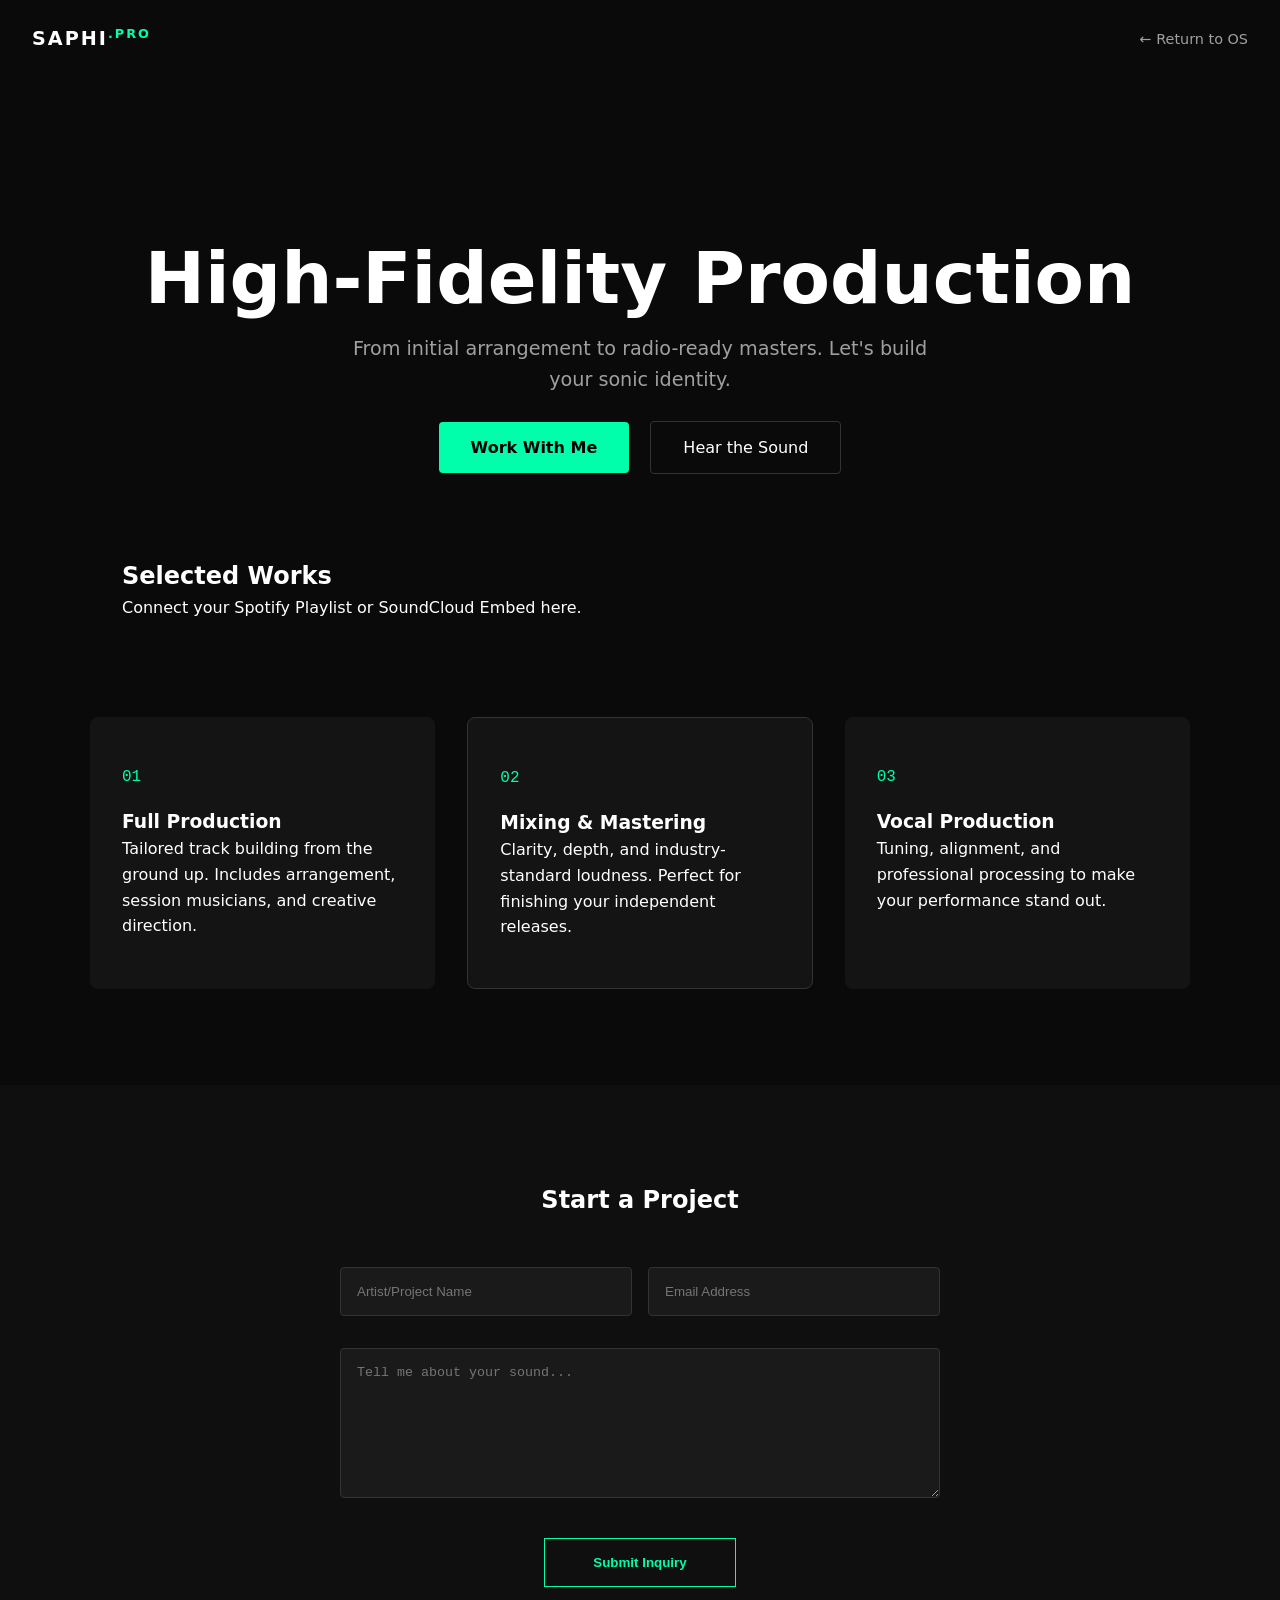
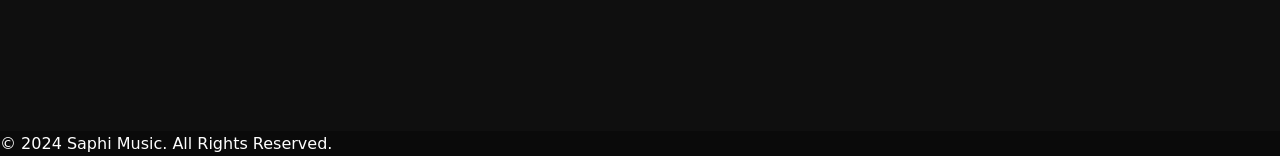
<file: production.html>
<!DOCTYPE html>
<html lang="en">
<head>
    <meta charset="UTF-8">
    <meta name="viewport" content="width=device-width, initial-scale=1.0">
    <title>Production | Saphi Music</title>
    <link rel="stylesheet" href="production.css">
</head>
<body>

    <nav class="pro-nav">
        <div class="logo">SAPHI<span class="version">.PRO</span></div>
        <a href="index.html" class="back-link">← Return to OS</a>
    </nav>

    <header class="hero">
        <div class="container">
            <h1 class="glitch-text">High-Fidelity Production</h1>
            <p class="subtitle">From initial arrangement to radio-ready masters. Let's build your sonic identity.</p>
            <div class="hero-btns">
                <a href="#contact" class="btn-primary">Work With Me</a>
                <a href="#portfolio" class="btn-secondary">Hear the Sound</a>
            </div>
        </div>
    </header>

    <section id="portfolio" class="portfolio">
        <div class="container">
            <h2>Selected Works</h2>
            <div class="player-wrapper">
                <div class="placeholder-player">
                    <p>Connect your Spotify Playlist or SoundCloud Embed here.</p>
                </div>
            </div>
        </div>
    </section>

    <section class="services">
        <div class="container grid">
            <div class="card">
                <span class="card-num">01</span>
                <h3>Full Production</h3>
                <p>Tailored track building from the ground up. Includes arrangement, session musicians, and creative direction.</p>
            </div>
            <div class="card featured">
                <span class="card-num">02</span>
                <h3>Mixing & Mastering</h3>
                <p>Clarity, depth, and industry-standard loudness. Perfect for finishing your independent releases.</p>
            </div>
            <div class="card">
                <span class="card-num">03</span>
                <h3>Vocal Production</h3>
                <p>Tuning, alignment, and professional processing to make your performance stand out.</p>
            </div>
        </div>
    </section>

    <section id="contact" class="contact-section">
        <div class="container">
            <h2>Start a Project</h2>
            <form id="prod-form">
                <div class="form-group">
                    <input type="text" placeholder="Artist/Project Name" required>
                    <input type="email" placeholder="Email Address" required>
                </div>
                <textarea placeholder="Tell me about your sound..."></textarea>
                <button type="submit" class="btn-submit">Submit Inquiry</button>
            </form>
        </div>
    </section>

    <footer>
        <p>&copy; 2024 Saphi Music. All Rights Reserved.</p>
    </footer>

</body>
</html>
</file>
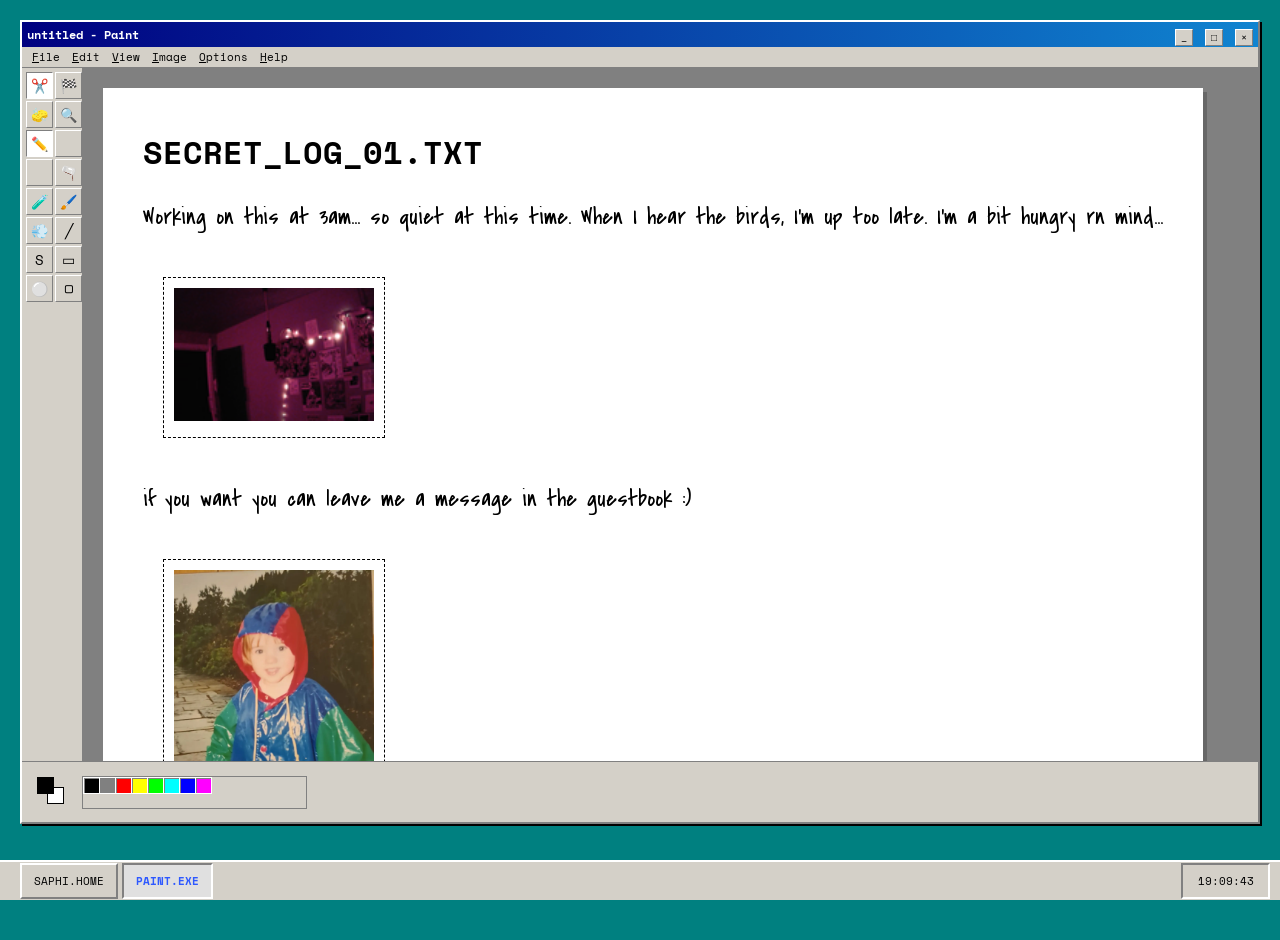
<file: secret.html>
<!DOCTYPE html>
<html lang="en">   
<head>
    <meta charset="UTF-8">
    <meta name="viewport" content="width=device-width, initial-scale=1.0">
    <title>Saphimusic | Official Secret</title>
    <link rel="stylesheet" href="secret.css">
    <link href="https://fonts.googleapis.com/css2?family=Inter:wght@300;600&family=Playfair+Display:ital,wght@0,700;1,700&display=swap" rel="stylesheet">
    <link href="https://fonts.googleapis.com/css2?family=Covered+By+Your+Grace&display=swap" rel="stylesheet">
    <link rel="preconnect" href="https://fonts.googleapis.com">
<link rel="preconnect" href="https://fonts.gstatic.com" crossorigin>
<link href="https://fonts.googleapis.com/css2?family=Space+Mono:ital,wght@0,400;0,700;1,400;1,700&display=swap" rel="stylesheet">
</head>
<body>
<div id="global-canvas">
    </div>
<div class="paint-container">
    
    <div class="window-header">
        <span class="window-title">untitled - Paint</span>
        <div class="window-controls">
            <span class="ctrl">_</span>
            <span class="ctrl">□</span>
            <span class="ctrl">×</span>
        </div>
    </div>

    <div class="paint-menu-bar">
        <span>File</span><span>Edit</span><span>View</span><span>Image</span><span>Options</span><span>Help</span>
    </div>

    <div class="paint-main">
        <aside class="paint-toolbar">
            <div class="tool-icon selected" title="Free-form Select">✂️</div>
            <div class="tool-icon" title="Select">🏁</div>
            <div class="tool-icon" id="eraser-tool" title="Eraser">🧽</div>
            <div class="tool-icon" id="magnifier-tool" title="Magnifier">🔍</div>
            <div class="tool-icon selected" id="pencil-tool" title="Pencil">✏️</div>
            <div class="tool-icon" title="Polygon"></div>
            <div class="tool-icon" title="Text"></div>
            <div class="tool-icon" title="Fill">🫗</div>
            <div class="tool-icon" title="Pick Color">🧪</div>
            <div class="tool-icon" title="Brush">🖌️</div>
            <div class="tool-icon" title="Airbrush">💨</div>
            <div class="tool-icon" title="Line">╱</div>
            <div class="tool-icon" title="Curve">S</div>
            <div class="tool-icon" title="Rectangle">▭</div>
            <div class="tool-icon" title="Ellipse">⚪</div>
            <div class="tool-icon" title="Rounded Rectangle">▢</div>
        </aside>

        <main class="drawing-canvas">
            <div class="paper">
                <h1 style="font-family: 'Space Mono'; margin: 0;">SECRET_LOG_01.TXT</h1>
                <p style="font-family: 'Covered By Your Grace', cursive; font-size: 1.5rem;">
                    Working on this at 3am... so quiet at this time. When I hear the birds, I'm up too late. I'm a bit hungry rn mind...
                </p>
            
                <div class="mood-item-selected">
                    <img src="assets/0.png" style="width: 200px;">
                </div>
                <p style="font-family: 'Covered By Your Grace', cursive; font-size: 1.5rem;">
                   if you want you can leave me a message in the guestbook :)
                </p>
                <div class="mood-item-selected">
                    <img src="assets/rain.webp" style="width: 200px;">
                </div>
                <p style="font-family: 'Covered By Your Grace', cursive; font-size: 1.5rem;">
                    Been working on a remix of I wanna be a Cowboy Baby! by CMAT. 
                    <br>Think my next original song will be RUN or Rear View?
                </p>
            </div>
        </main>
    </div>

    <footer class="paint-colors">
        <div class="current-colors-preview">
            <div class="color-box back" style="background: white;"></div>
            <div class="color-box front" style="background: black;"></div>
        </div>
        <div class="palette-grid">
            <div class="swatch" style="background: #000;"></div>
            <div class="swatch" style="background: #808080;"></div>
            <div class="swatch" style="background: #ff0000;"></div>
            <div class="swatch" style="background: #ffff00;"></div>
            <div class="swatch" style="background: #00ff00;"></div>
            <div class="swatch" style="background: #00ffff;"></div>
            <div class="swatch" style="background: #0000ff;"></div>
            <div class="swatch" style="background: #ff00ff;"></div>
            </div>
    </footer>
</div>

<div class="system-taskbar">
    <div class="task-tabs">
        <a href="index.html" class="task-tab">SAPHI.HOME</a>
        <a href="#" class="task-tab highlight">PAINT.EXE</a>
    </div>
    <div class="system-clock">00:00:00</div>
</div>

</body>
</html>

<script>
    //GLOBALCANVAS
const globalCanvas = document.getElementById('global-canvas');
let isDrawing = false;
let currentTool = 'pencil'; // Options: 'pencil', 'eraser', 'magnifier'
let currentColor = '#000000';
let isZoomed = false;

// 1. Tool Selection Logic
document.querySelectorAll('.tool-icon').forEach(tool => {
    tool.addEventListener('click', () => {
        // UI: Remove 'selected' from all, add to clicked
        document.querySelectorAll('.tool-icon').forEach(t => t.classList.remove('selected'));
        tool.classList.add('selected');
        
        // Logic: Set the mode
        if (tool.title === "Eraser") currentTool = 'eraser';
        else if (tool.title === "Magnifier") currentTool = 'magnifier';
        else currentTool = 'pencil';
    });
});

// 2. Interaction Logic
window.addEventListener('mousedown', (e) => {
    if (currentTool === 'magnifier') {
        toggleZoom();
        return;
    }
    isDrawing = true;
});

window.addEventListener('mouseup', () => isDrawing = false);

window.addEventListener('mousemove', (e) => {
    if (!isDrawing) return;

    if (currentTool === 'pencil') {
        const pixel = document.createElement('div');
        pixel.className = 'paint-pixel';
        pixel.style.left = `${e.clientX}px`;
        pixel.style.top = `${e.clientY}px`;
        pixel.style.backgroundColor = currentColor;
        globalCanvas.appendChild(pixel);
    } 
    
    if (currentTool === 'eraser') {
        // Find the element at the current mouse position
        const element = document.elementFromPoint(e.clientX, e.clientY);
        if (element && element.classList.contains('paint-pixel')) {
            element.remove();
        }
    }
});

// 3. Magnifier Function
function toggleZoom() {
    isZoomed = !isZoomed;
    // Scale the whole paint app, not the taskbar
    document.querySelector('.paint-container').style.transform = isZoomed ? 'scale(1.5)' : 'scale(1)';
    document.querySelector('.paint-container').style.transformOrigin = 'top left';
}

// 2. Color Selection Logic
// We target the swatches in your Paint window to change the global brush color
document.querySelectorAll('.swatch').forEach(swatch => {
    swatch.addEventListener('mousedown', (e) => {
        // Prevent drawing while just trying to pick a color
        e.stopPropagation(); 
        const style = window.getComputedStyle(swatch);
        currentColor = style.backgroundColor;
        document.querySelector('.color-box.front').style.background = currentColor;
    });
});

// REAL-TIME SYSTEM CLOCK
function updateClock() {
    const now = new Date();
    
    // Format: HH:MM:SS (or remove :ss if you want it cleaner)
    const hours = String(now.getHours()).padStart(2, '0');
    const minutes = String(now.getMinutes()).padStart(2, '0');
    const seconds = String(now.getSeconds()).padStart(2, '0');
    
    const timeString = `${hours}:${minutes}:${seconds}`;
    
    // Target the clock div
    const clockElement = document.querySelector('.system-clock');
    if (clockElement) {
        clockElement.textContent = timeString;
    }
}

// Run immediately, then every second
updateClock();
setInterval(updateClock, 1000);

</script>
</file>
<file: production.css>
/* --- Variables & Reset --- */
:root {
    --bg-color: #0a0a0a;
    --card-bg: #141414;
    --accent: #00ffaa; /* A 'Neo-Mint' that pops against dark mode */
    --text-main: #ffffff;
    --text-dim: #a0a0a0;
    --font-main: 'Inter', system-ui, sans-serif;
    --font-mono: 'Courier New', monospace; /* Used for numbers/small tech details */
}

* { box-sizing: border-box; margin: 0; padding: 0; }

body {
    background-color: var(--bg-color);
    color: var(--text-main);
    font-family: var(--font-main);
    line-height: 1.6;
    overflow-x: hidden;
}

.container {
    max-width: 1100px;
    margin: 0 auto;
    padding: 0 2rem;
}

/* --- Navigation --- */
.pro-nav {
    display: flex;
    justify-content: space-between;
    padding: 1.5rem 2rem;
    align-items: center;
}

.logo { font-weight: 900; letter-spacing: 2px; font-size: 1.2rem; }
.version { color: var(--accent); font-size: 0.8rem; vertical-align: top; }

.back-link {
    color: var(--text-dim);
    text-decoration: none;
    font-size: 0.9rem;
    transition: color 0.3s;
}
.back-link:hover { color: var(--accent); }

/* --- Hero Section --- */
.hero {
    padding: 10rem 0 6rem;
    text-align: center;
}

h1 { font-size: clamp(2.5rem, 8vw, 4.5rem); margin-bottom: 1rem; line-height: 1.1; }
.subtitle { color: var(--text-dim); font-size: 1.2rem; margin-bottom: 2.5rem; max-width: 600px; margin-inline: auto; }

.btn-primary {
    background: var(--accent);
    color: #000;
    padding: 1rem 2rem;
    text-decoration: none;
    font-weight: bold;
    border-radius: 4px;
    margin-right: 1rem;
}

.btn-secondary {
    border: 1px solid #333;
    color: white;
    padding: 1rem 2rem;
    text-decoration: none;
    border-radius: 4px;
}

/* --- Services Grid --- */
.grid {
    display: grid;
    grid-template-columns: repeat(auto-fit, minmax(300px, 1fr));
    gap: 2rem;
    padding: 6rem 0;
}

.card {
    background: var(--card-bg);
    padding: 3rem 2rem;
    border-radius: 8px;
    position: relative;
    border-bottom: 2px solid transparent;
    transition: 0.3s;
}

.card:hover { border-bottom-color: var(--accent); transform: translateY(-5px); }
.card-num { font-family: var(--font-mono); color: var(--accent); display: block; margin-bottom: 1rem; }
.featured { border: 1px solid #333; }

/* --- Contact Form --- */
.contact-section { background: #0f0f0f; padding: 6rem 0; text-align: center; }
#prod-form { max-width: 600px; margin: 3rem auto; }

.form-group { display: flex; gap: 1rem; margin-bottom: 1rem; }
input, textarea {
    width: 100%;
    padding: 1rem;
    background: #1a1a1a;
    border: 1px solid #333;
    color: white;
    border-radius: 4px;
}

textarea { height: 150px; margin-top: 1rem; }

.btn-submit {
    background: transparent;
    border: 1px solid var(--accent);
    color: var(--accent);
    padding: 1rem 3rem;
    margin-top: 2rem;
    cursor: pointer;
    font-weight: bold;
}

.btn-submit:hover { background: var(--accent); color: black; }

/* --- Mobile Responsive --- */
@media (max-width: 768px) {
    .form-group { flex-direction: column; }
    h1 { font-size: 2.5rem; }
}
</file>
<file: secret.css>
/* --- MS PAINT SYSTEM UI --- */
body {
    background-color: #008080; /* Classic Teal Desktop */
    margin: 0;
    padding: 20px;
    height: 100vh;
    display: flex;
    flex-direction: column;
    font-family: 'Space Mono', monospace;
}

.paint-container {
    background: #d4d0c8;
    border: 2px solid;
    border-color: #ffffff #808080 #808080 #ffffff;
    display: flex;
    flex-direction: column;
    height: calc(100vh - 100px);
    box-shadow: 2px 2px 0px #000;
}

/* WINDOW HEADER */
.window-header {
    height: 25px;
    background: linear-gradient(90deg, #000080, #1084d0);
    display: flex;
    align-items: center;
    justify-content: space-between;
    padding: 0 5px;
    color: white;
}

.window-title { font-size: 12px; font-weight: bold; }

.window-controls .ctrl {
    background: #d4d0c8;
    border: 1px solid;
    border-color: #fff #808080 #808080 #fff;
    color: #000;
    padding: 0 5px;
    margin-left: 2px;
    cursor: pointer;
    font-size: 10px;
}

#global-canvas {
    position: fixed;
    top: 0;
    left: 0;
    width: 100vw;
    height: 100vh;
    pointer-events: none; /* Allows clicks to pass through to buttons */
    z-index: 10; /* Sits above the UI */
}

.paint-pixel {
    position: absolute;
    width: 4px;
    height: 4px;
    background: #000;
    pointer-events: none;
    z-index: 11;
}

/* Ensure the body is ready for absolute pixels */
body {
    overflow: hidden; /* Prevents the whole page from scrolling away from your drawings */
}

/* MENU BAR */
.paint-menu-bar {
    padding: 2px 10px;
    font-size: 11px;
    border-bottom: 1px solid #808080;
    display: flex;
    gap: 12px;
}

.paint-menu-bar span:first-letter { text-decoration: underline; }

/* THE MAIN WORKSPACE */
.paint-main {
    display: flex;
    flex: 1;
    overflow: hidden;
    background: #808080; /* The dark grey 'desk' */
}

/* TOOLBAR */
.paint-toolbar {
    width: 52px;
    background: #d4d0c8;
    display: grid;
    grid-template-columns: 1fr 1fr;
    gap: 2px;
    padding: 4px;
    border-right: 1px solid #808080;
    align-content: start;
}

.tool-icon {
    width: 25px; /* Bumped up slightly to fit better */
    height: 25px;
    border: 1px solid;
    border-color: #fff #808080 #808080 #fff;
    background: #d4d0c8;
    cursor: pointer;

    /* THE FIXES */
    display: flex;
    align-items: center;
    justify-content: center;
    overflow: hidden;   /* Keeps icons from leaking out */
    font-size: 14px;    /* Uniform size for all emojis/text */
    line-height: 1;     /* Prevents vertical shifting */
    user-select: none;  /* Prevents the text from being highlighted while clicking */
}

/* Specific fix for the 'polygon' and '**A**' text being too long */
.tool-icon[title="Polygon"], 
.tool-icon[title="Text"],
.tool-icon[title="Rounded Rectangle"] {
    font-size: 10px;    /* Shorter text needs a smaller font */
    font-weight: bold;
}

.tool-icon.selected {
    background: #fff;
    border-color: #808080 #fff #fff #808080;
}

/* THE CANVAS (THE PAPER) */
.drawing-canvas {
    flex: 1;
    overflow: auto;
    padding: 20px;
    display: flex;
    justify-content: flex-start;
    align-items: flex-start;
}

.paper {
    background: white;
    min-width: 800px;
    min-height: 1000px;
    padding: 40px;
    cursor: crosshair;
    box-shadow: 4px 4px 0px rgba(0,0,0,0.2);
}

/* THE COLORS (BOTTOM BAR) */
.paint-colors {
    height: 50px;
    background: #d4d0c8;
    border-top: 1px solid #808080;
    display: flex;
    align-items: center;
    padding: 5px 15px;
    gap: 15px;
}

.current-colors-preview {
    position: relative;
    width: 30px;
    height: 30px;
}

.color-box {
    width: 15px;
    height: 15px;
    border: 1px solid #000;
    position: absolute;
}
.color-box.back { top: 10px; left: 10px; z-index: 1; }
.color-box.front { top: 0; left: 0; z-index: 2; }

.palette-grid {
    display: grid;
    grid-template-columns: repeat(14, 15px);
    grid-template-rows: repeat(2, 15px);
    gap: 1px;
    border: 1px solid #808080;
}

.swatch {
    width: 15px;
    height: 15px;
    border: 1px solid #fff;
    box-shadow: inset 1px 1px 0px #808080;
}

/* MOODBOARD STYLING */
.mood-item-selected {
    display: inline-block;
    padding: 5px;
    border: 1px dashed #000;
    outline: 1px dashed #fff;
    margin: 20px;
}

.mood-item-selected {
    position: relative;
    padding: 10px;
    border: 1px dashed #000;
    animation: marching-ants 0.5s infinite linear;
}

/* The trick: a second white border underneath the black one */
.mood-item-selected::after {
    content: "";
    position: absolute;
    top: 0; left: 0; right: 0; bottom: 0;
    border: 1px dashed #fff;
    margin: -1px; 
    z-index: -1;
}

@keyframes marching-ants {
    from { background-position: 0 0; }
    to { background-position: 10px 10px; }
}

/* --- 4. THE SYSTEM TASKBAR (Restored for Secret Page) --- */
.system-taskbar {
    position: fixed;
    bottom: 0;
    left: 0;
    width: 100%;
    height: 40px;
    background: #d4d0c8; 
    border-top: 2px solid #ffffff;
    display: flex;
    align-items: center;
    padding: 2px 10px;
    z-index: 99999;
    box-sizing: border-box;
    font-family: 'Space Mono', monospace;
}

.task-tabs {
    display: flex;
    gap: 4px;
    flex-grow: 1;
    align-items: center;
    margin-left: 10px;
}

.task-tab, .start-btn {
    background: #d4d0c8;
    border: 2px solid;
    border-color: #ffffff #808080 #808080 #ffffff;
    padding: 2px 12px;
    font-size: 11px;
    text-decoration: none;
    color: #000;
    display: flex;
    align-items: center;
    height: 28px;
    user-select: none;
}

.task-tab.highlight {
    background: #e0e0e0;
    border-color: #808080 #ffffff #ffffff #808080;
    font-weight: bold;
    color: #2e59ff;
}

.system-clock {
    background: #d4d0c8;
    border: 2px solid;
    border-color: #808080 #ffffff #ffffff #808080;
    padding: 2px 10px;
    font-size: 11px;
    margin-left: 10px;
    height: 28px;
    display: flex;
    align-items: center;
    min-width: 65px;
    justify-content: center;
}
</file>
